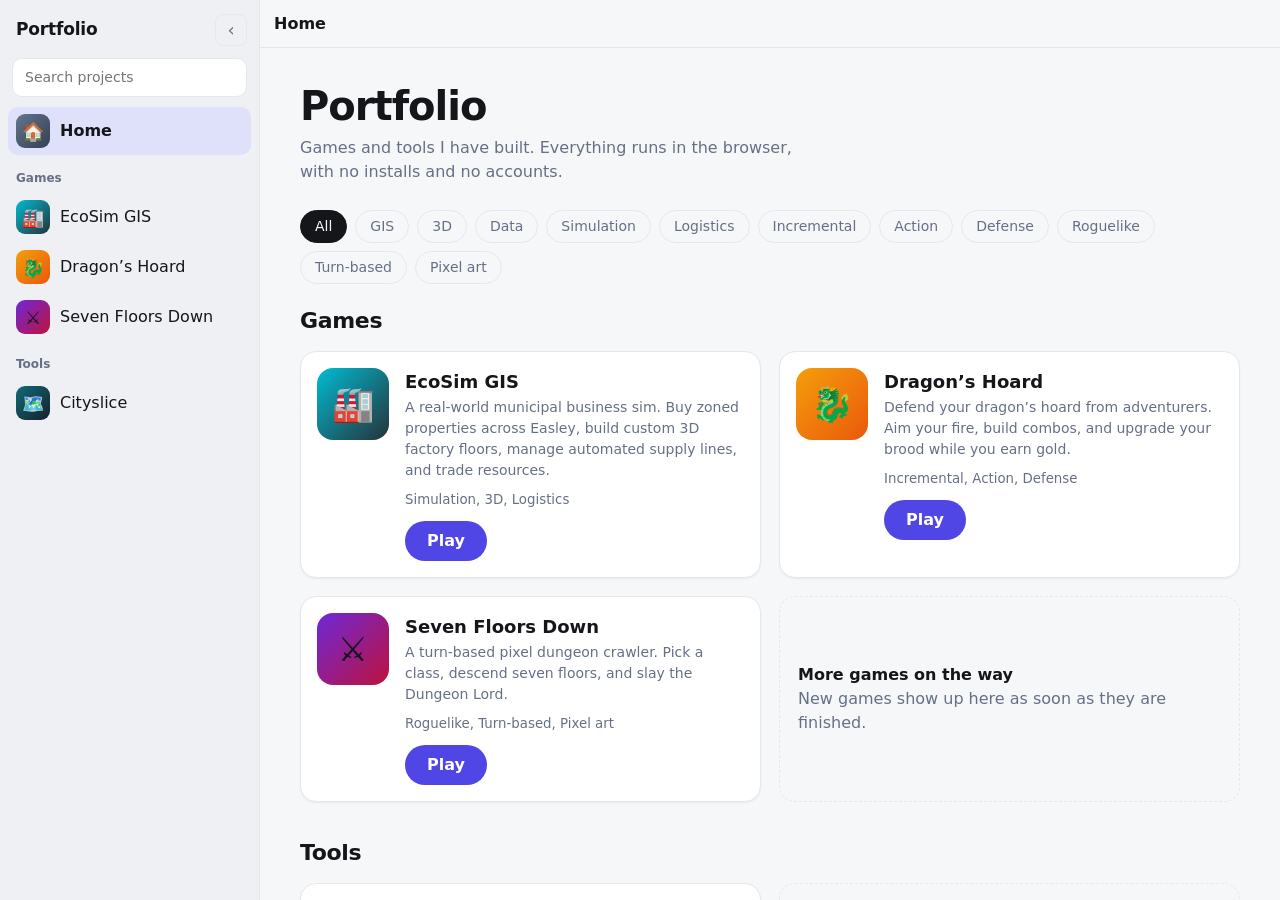
<file: index.html>
<!DOCTYPE html>
<html lang="en"><head><meta charset="utf-8">
<meta name="viewport" content="width=device-width, initial-scale=1">
<title>Portfolio</title>
<script>
/* If a game's "back to library" button loads this page inside the game frame, tell the parent to show Home instead. */
if (top !== self) { document.documentElement.style.display = 'none'; try { parent.postMessage('lib-home', '*'); } catch (e) {} }
</script>
<style>
:root{color-scheme:light dark;--bg:#f6f7f9;--fg:#14161a;--mu:#667085;--pn:#fff;--bd:#e4e7ec;--ac:#4f46e5;--on:#fff;--sb:#eef0f4;--sel:#dfe1fb}
@media (prefers-color-scheme:dark){:root{--bg:#0f1115;--fg:#f2f4f7;--mu:#98a2b3;--pn:#171a21;--bd:#262b36;--ac:#818cf8;--on:#0f1115;--sb:#13161c;--sel:#262c4d}}
*{box-sizing:border-box}
html,body{height:100%}
body{margin:0;background:var(--bg);color:var(--fg);font:16px/1.5 system-ui,-apple-system,"Segoe UI",Roboto,sans-serif}
button{font:inherit;color:inherit;cursor:pointer}
:focus-visible{outline:3px solid var(--ac);outline-offset:2px}
.app{--sw:260px;display:grid;grid-template-columns:var(--sw) 1fr;height:100dvh;transition:grid-template-columns .18s}
.app.col{--sw:68px}
.side{background:var(--sb);border-right:1px solid var(--bd);display:flex;flex-direction:column;min-width:0;overflow:hidden}
.sh{display:flex;align-items:center;justify-content:space-between;gap:8px;padding:14px 12px 8px}
.brand{font-weight:700;font-size:17px;letter-spacing:-.01em;white-space:nowrap;padding-left:4px}
.sq{background:transparent;border:1px solid var(--bd);border-radius:8px;width:32px;height:32px;line-height:1;font-size:18px;color:var(--mu)}
.sq:hover{color:var(--fg)}
#q{margin:4px 12px 10px;font:inherit;font-size:14px;color:var(--fg);background:var(--pn);border:1px solid var(--bd);border-radius:10px;padding:8px 12px;min-width:0}
nav{display:flex;flex-direction:column;gap:2px;padding:0 8px 12px;overflow:auto}
.it{display:flex;align-items:center;gap:10px;width:100%;text-align:left;background:transparent;border:0;border-radius:10px;padding:7px 8px}
.it:hover{background:var(--bd)}
.it.on{background:var(--sel);font-weight:600}
.ic{flex:none;width:34px;height:34px;border-radius:9px;display:grid;place-items:center;font-size:18px}
.tx{white-space:nowrap;overflow:hidden;text-overflow:ellipsis}
.app.col .brand,.app.col #q,.app.col .tx{display:none}
.app.col .sh{justify-content:center;padding:14px 0 8px}
.app.col .it{justify-content:center}
.main{display:flex;flex-direction:column;min-width:0;height:100dvh}
.top{display:flex;align-items:center;gap:10px;padding:8px 14px;border-bottom:1px solid var(--bd);min-height:48px}
.top .sq{display:none}
#cur{font-weight:600}
#game{flex:1;width:100%;border:0;background:var(--bg)}
.home{flex:1;overflow:auto;padding:36px 24px 64px}
.home>div{max-width:940px;margin:0 auto}
h1{font-size:clamp(28px,5vw,40px);letter-spacing:-.025em;line-height:1.1;margin:0 0 8px}
.intro{color:var(--mu);margin:0;max-width:52ch}
.tags{display:flex;flex-wrap:wrap;gap:8px;margin:26px 0 20px}
.tags button{font-size:14px;color:var(--mu);background:transparent;border:1px solid var(--bd);border-radius:999px;padding:5px 14px}
.tags button[aria-pressed="true"]{background:var(--fg);color:var(--bg);border-color:var(--fg)}
.last{display:flex;flex-wrap:wrap;align-items:center;justify-content:space-between;gap:12px;background:var(--pn);border:1px solid var(--bd);border-radius:14px;padding:12px 16px;margin-bottom:20px}
.last[hidden],[hidden]{display:none!important}
.grid{display:grid;grid-template-columns:repeat(auto-fill,minmax(min(100%,380px),1fr));gap:18px}
.card{display:flex;gap:16px;background:var(--pn);border:1px solid var(--bd);border-radius:16px;box-shadow:0 1px 2px rgba(16,24,40,.06);padding:16px}
.card .ic{width:72px;height:72px;border-radius:16px;font-size:34px}
.card h3{font-size:18px;margin:0 0 2px}
.sech{font-size:22px;letter-spacing:-.015em;margin:34px 0 14px}
.sech:first-child{margin-top:0}
.grp{font-size:12px;font-weight:600;color:var(--mu);padding:12px 8px 4px}
.app.col .grp{display:none}
.card p{margin:0 0 6px;font-size:14px;color:var(--mu)}
.card small{color:var(--mu)}
.play{display:inline-block;margin-top:10px;background:var(--ac);color:var(--on);font-weight:600;border:0;padding:8px 22px;border-radius:999px}
.play:hover{filter:brightness(1.1)}
.soon{border:1px dashed var(--bd);border-radius:16px;padding:18px;color:var(--mu);display:flex;flex-direction:column;justify-content:center}
.soon b{color:var(--fg)}
footer{margin-top:30px;color:var(--mu);font-size:14px}
#bd{display:none}
@media (max-width:700px){
 .app,.app.col{grid-template-columns:1fr}
 .side{position:fixed;inset:0 auto 0 0;width:270px;z-index:20;transform:translateX(-100%);transition:transform .2s}
 .app.open .side{transform:none}
 .app.col .brand,.app.col #q,.app.col .tx{display:initial}
 .app.col .grp{display:block}
 .app.col .it{justify-content:flex-start}.app.col .sh{justify-content:space-between;padding:14px 12px 8px}
 .top .sq{display:block}
 .app.open #bd{display:block;position:fixed;inset:0;background:rgba(0,0,0,.5);z-index:10}
 .home{padding:24px 16px 48px}
}
</style></head><body>
<div class="app" id="app">
 <aside class="side" id="side">
  <div class="sh"><span class="brand">Portfolio</span><button class="sq" id="col" aria-label="Collapse sidebar">&#8249;</button></div>
  <input id="q" type="search" placeholder="Search projects" aria-label="Search projects">
  <nav id="nav" aria-label="Projects"></nav>
 </aside>
 <div class="main">
  <div class="top"><button class="sq" id="menu" aria-label="Open sidebar">&#9776;</button><span id="cur">Home</span></div>
  <section class="home" id="home"><div>
   <h1 id="title">Portfolio</h1><p class="intro" id="tagline"></p>
   <div class="tags" id="tags"></div>
   <div class="last" id="last" hidden><span id="lasttxt"></span><button class="play" id="lastbtn" style="margin:0">Open again</button></div>
   <div id="grid"></div>
   <footer id="count"></footer>
  </div></section>
  <iframe id="game" title="Project" hidden allow="fullscreen"></iframe>
 </div>
 <div id="bd"></div>
</div>
<script>
/* =====================================================================
   ADD A NEW GAME OR TOOL: copy one { ... } block below, paste it at the top of the
   list (newest first), and change the values.
     id     a short name with no spaces (used for the web address and last opened)
     type   'game' or 'tool' (decides which section it appears in)
     path   the folder inside games/ that holds the game's index.html (end with /)
     icon   one emoji shown next to the game
     colors [from, to] for the icon's gradient
   ===================================================================== */
const SITE = { title: 'Portfolio', tagline: 'Games and tools I have built. Everything runs in the browser, with no installs and no accounts.' };
const PROJECTS = [
  {
    id: 'cityslice',
    type: 'tool',
    title: 'Cityslice',
    desc: 'Type any city and get GeoJSON for its buildings, roads, intersections, water and elevation, plus an orbitable 3D model with street and business names.',
    tags: ['GIS', '3D', 'Data'],
    path: 'tools/cityslice/',
    icon: '\ud83d\uddfa\ufe0f',
    colors: ['#0e6b78', '#17212b']
  },
  {
    id: 'ecosim',
    type: 'game',
    title: 'EcoSim GIS',
    desc: 'A real-world municipal business sim. Buy zoned properties across Easley, build custom 3D factory floors, manage automated supply lines, and trade resources.',
    tags: ['Simulation', '3D', 'Logistics'],
    path: 'games/ecosim/',
    icon: '🏭',
    colors: ['#00bcd4', '#263238']
  },
  {
    id: 'dragons-hoard',
    type: 'game',
    title: 'Dragon\u2019s Hoard',
    desc: 'Defend your dragon\u2019s hoard from adventurers. Aim your fire, build combos, and upgrade your brood while you earn gold.',
    tags: ['Incremental', 'Action', 'Defense'],
    path: 'games/dragons-hoard/',
    icon: '\ud83d\udc09',
    colors: ['#f59e0b', '#ea580c']
  },
  {
    id: 'seven-floors-down',
    type: 'game',
    title: 'Seven Floors Down',
    desc: 'A turn-based pixel dungeon crawler. Pick a class, descend seven floors, and slay the Dungeon Lord.',
    tags: ['Roguelike', 'Turn-based', 'Pixel art'],
    path: 'games/seven-floors-down/',
    icon: '\u2694\ufe0f',
    colors: ['#6d28d9', '#be123c']
  }
];
/* ===================================================================== */

const $ = s => document.querySelector(s), app = $('#app'), mq = matchMedia('(max-width:700px)');
let cur = null, tag = 'All', q = '';
$('#title').textContent = SITE.title; $('#tagline').textContent = SITE.tagline;

function el(t, props, ...kids) { const e = document.createElement(t); Object.assign(e, props || {}); kids.forEach(k => e.append(k)); return e; }
const grad = c => 'linear-gradient(135deg,' + c[0] + ',' + c[1] + ')';
function remember(id) { try { localStorage.setItem('lib_last', id); } catch (e) {} }

/* ----- sidebar ----- */
function item(id, title, icon, colors) {
  const on = (cur || 'home') === id;
  const ic = el('span', { className: 'ic', textContent: icon }); ic.style.background = grad(colors); ic.setAttribute('aria-hidden', 'true');
  const b = el('button', { className: 'it' + (on ? ' on' : ''), title }, ic, el('span', { className: 'tx', textContent: title }));
  if (on) b.setAttribute('aria-current', 'page');
  b.onclick = () => id === 'home' ? home() : openGame(id);
  return b;
}
function renderNav() {
  const s = q.trim().toLowerCase();
  const groups = [['game', 'Games'], ['tool', 'Tools']].flatMap(([t, label]) => {
    const list = PROJECTS.filter(g => g.type === t && (!s || g.title.toLowerCase().includes(s)));
    return list.length ? [el('div', { className: 'grp', textContent: label }), ...list.map(g => item(g.id, g.title, g.icon, g.colors))] : [];
  });
  $('#nav').replaceChildren(item('home', 'Home', '\ud83c\udfe0', ['#64748b', '#334155']), ...groups);
}
$('#q').addEventListener('input', e => { q = e.target.value; renderNav(); });
function setCol(on) { app.classList.toggle('col', on); $('#col').innerHTML = on ? '&#8250;' : '&#8249;'; try { localStorage.setItem('lib_col', on ? '1' : ''); } catch (e) {} }
function toggle() { if (mq.matches) app.classList.toggle('open'); else setCol(!app.classList.contains('col')); }
$('#col').onclick = toggle; $('#menu').onclick = () => app.classList.toggle('open'); $('#bd').onclick = () => app.classList.remove('open');
try { if (localStorage.getItem('lib_col')) setCol(true); } catch (e) {}

/* ----- switching between Home and games ----- */
function openGame(id) {
  const g = PROJECTS.find(x => x.id === id); if (!g) return home();
  app.classList.remove('open'); if (cur === id) return;
  cur = id; remember(id);
  $('#home').hidden = true; const fr = $('#game'); fr.hidden = false; fr.src = g.path;
  $('#cur').textContent = g.title; document.title = g.title + ' - ' + SITE.title;
  history.replaceState(null, '', '#' + id); renderNav();
}
function home() {
  cur = null; app.classList.remove('open');
  const fr = $('#game'); fr.hidden = true; fr.src = 'about:blank'; $('#home').hidden = false;
  $('#cur').textContent = 'Home'; document.title = SITE.title;
  history.replaceState(null, '', location.pathname + location.search); renderNav(); renderHome();
}
addEventListener('message', e => { if (e.data === 'lib-home') home(); });   /* sent by a game's "back to library" button */

/* ----- home page ----- */
function card(g) {
  const ic = el('div', { className: 'ic', textContent: g.icon }); ic.style.background = grad(g.colors); ic.setAttribute('aria-hidden', 'true');
  const play = el('button', { className: 'play', textContent: g.type === 'tool' ? 'Open' : 'Play' }); play.onclick = () => openGame(g.id);
  return el('div', { className: 'card' }, ic, el('div', {}, el('h3', { textContent: g.title }), el('p', { textContent: g.desc }),
    el('small', { textContent: g.tags.join(', ') }), el('br'), play));
}
function renderHome() {
  const all = ['All', ...new Set(PROJECTS.flatMap(g => g.tags))];
  $('#tags').replaceChildren(...all.map(t => { const b = el('button', { textContent: t, type: 'button' }); b.setAttribute('aria-pressed', t === tag); b.onclick = () => { tag = t; renderHome(); }; return b; }));
  $('#grid').replaceChildren(...[['game', 'Games'], ['tool', 'Tools']].flatMap(([t, label]) => {
    const list = PROJECTS.filter(g => g.type === t && (tag === 'All' || g.tags.includes(tag)));
    if (!list.length) return [];
    const grid = el('div', { className: 'grid' }, ...list.map(card));
    if (tag === 'All') grid.append(el('div', { className: 'soon' }, el('b', { textContent: 'More ' + label.toLowerCase() + ' on the way' }), 'New ' + label.toLowerCase() + ' show up here as soon as they are finished.'));
    return [el('h2', { className: 'sech', textContent: label }), grid];
  }));
  const ng = PROJECTS.filter(g => g.type === 'game').length, nt = PROJECTS.length - ng;
  $('#count').textContent = ng + (ng === 1 ? ' game' : ' games') + ' and ' + nt + (nt === 1 ? ' tool' : ' tools');
  let last = null; try { last = PROJECTS.find(g => g.id === localStorage.getItem('lib_last')); } catch (e) {}
  $('#last').hidden = !last;
  if (last) { $('#lasttxt').textContent = 'You last ' + (last.type === 'tool' ? 'used ' : 'played ') + last.title + '.'; $('#lastbtn').onclick = () => openGame(last.id); }
}
renderNav(); renderHome();
const first = location.hash.slice(1); if (PROJECTS.some(g => g.id === first)) openGame(first);   /* links like ...#dragons-hoard open that game */
</script>
</body></html>
</file>
